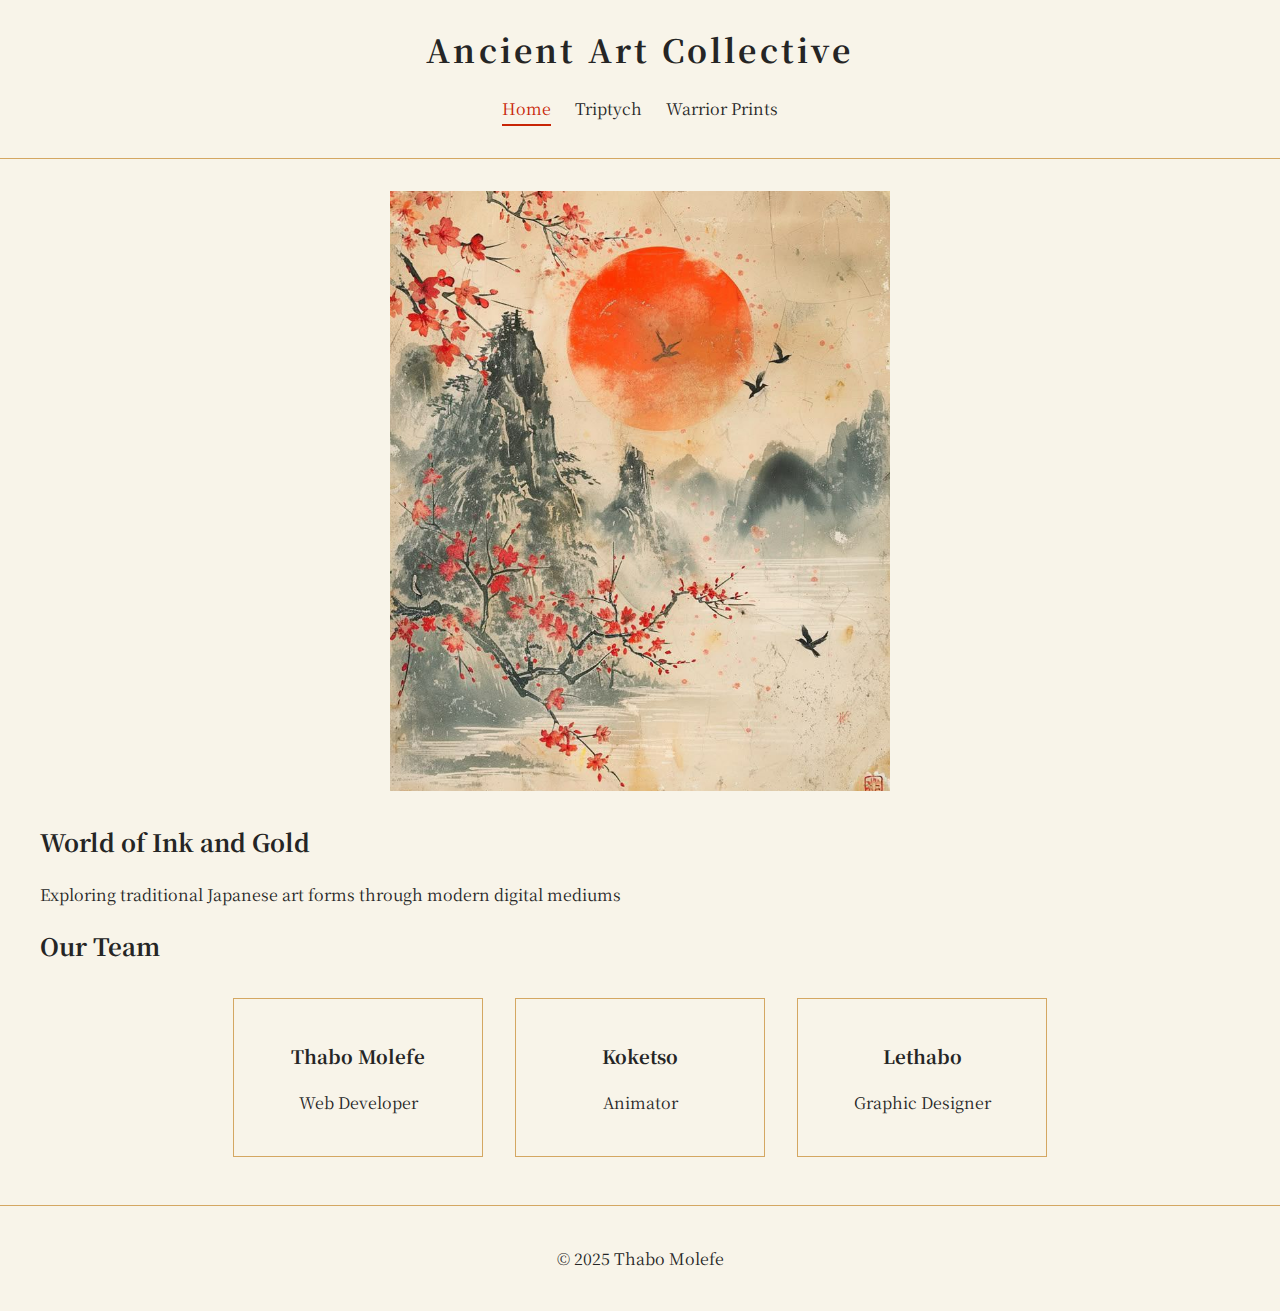
<file: index.html>
<!DOCTYPE html>
<html lang="en">
<head>
  <meta charset="UTF-8" />
  <meta name="viewport" content="width=device-width, initial-scale=1.0"/>
  <title>Ancient Art Collective</title>
  <link rel="stylesheet" href="style.css" />
  <link href="https://fonts.googleapis.com/css2?family=Noto+Serif+JP&display=swap" rel="stylesheet" />
</head>
<body>
  <header>
    <h1>Ancient Art Collective</h1>
    <nav>
      <a href="index.html" class="active">Home</a>
      <a href="triptych.html">Triptych</a>
      <a href="poster.html">Warrior Prints</a>
    </nav>
  </header>

  <main>
    <section class="intro">
      <div class="triptych-container">
        <div class="triptych-panel">
          <img src="images/F9BRmieN.jpeg" alt="Japanese art display" class="clickable-image" data-full="images/F9BRmieN.jpeg" />
        </div>
      </div>
      <div class="intro-text">
        <h2>World of Ink and Gold</h2>
        <p>Exploring traditional Japanese art forms through modern digital mediums</p>
      </div>
    </section>

    <section class="team">
      <h2>Our Team</h2>
      <div class="team-members">
        <div class="member">
          <h3>Thabo Molefe</h3>
          <p>Web Developer</p>
        </div>
        <div class="member">
          <h3>Koketso</h3>
          <p>Animator</p>
        </div>
        <div class="member">
          <h3>Lethabo</h3>
          <p>Graphic Designer</p>
        </div>
      </div>
    </section>
  </main>

  <!-- Image Modal -->
  <div id="imageModal" class="modal">
    <span class="close-btn">&times;</span>
    <img class="modal-content" id="modalImage">
    <div class="caption" id="caption"></div>
  </div>

  <footer>
    <p>© 2025 Thabo Molefe</p>
  </footer>

  <script src="script.js"></script>
</body>
</html>
</file>
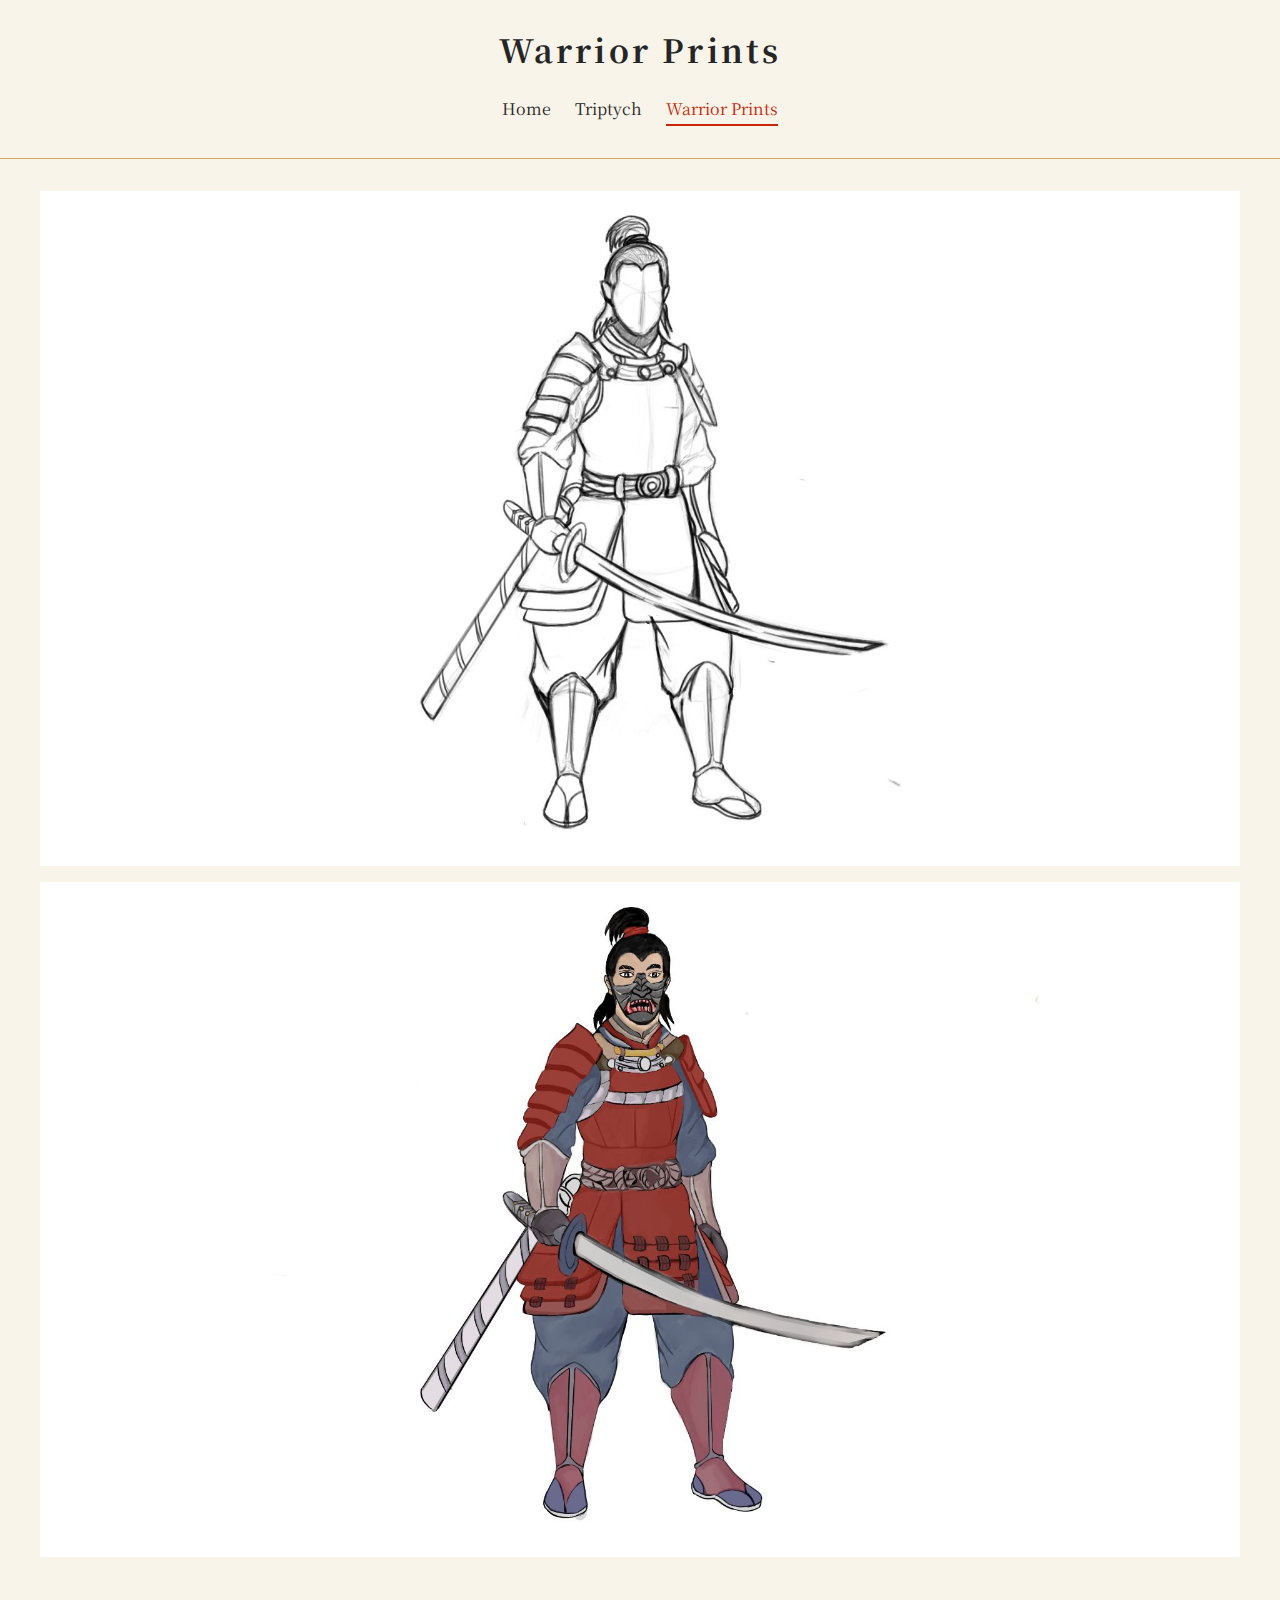
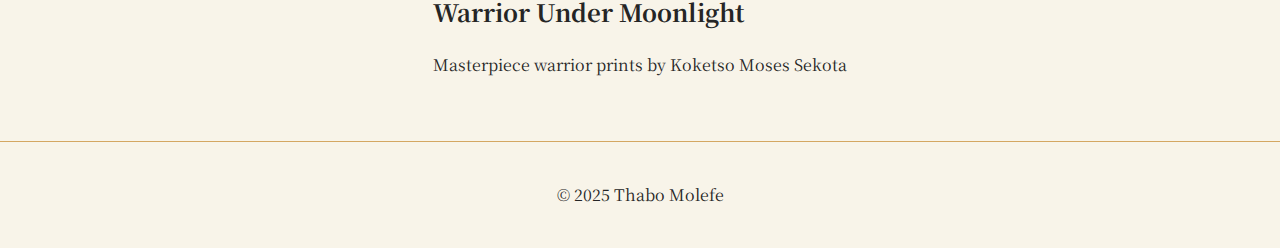
<file: poster.html>
<!DOCTYPE html>
<html lang="en">
<head>
  <meta charset="UTF-8" />
  <meta name="viewport" content="width=device-width, initial-scale=1.0"/>
  <title>Warrior Prints | Ancient Art Collective</title>
  <link rel="stylesheet" href="style.css" />
  <link href="https://fonts.googleapis.com/css2?family=Noto+Serif+JP&display=swap" rel="stylesheet" />
</head>
<body>
  <header>
    <h1>Warrior Prints</h1>
    <nav>
      <a href="index.html">Home</a>
      <a href="triptych.html">Triptych</a>
      <a href="poster.html" class="active">Warrior Prints</a>
    </nav>
  </header>

  <main>
    <section class="warrior-print">
      <img src="images/samuria.jpg" alt="Samurai warrior" class="clickable-image" data-full="images/samuria-full.jpg" />
      <img src="images/SAMURAI color.jpg" alt="Colorful samurai" class="clickable-image" data-full="images/SAMURAI-color-full.jpg" />
      <div class="print-info">
        <h2>Warrior Under Moonlight</h2>
        <p>Masterpiece warrior prints by Koketso Moses Sekota</p>
      </div>
    </section>
  </main>

  <!-- Image Modal -->
  <div id="imageModal" class="modal">
    <span class="close-btn">&times;</span>
    <img class="modal-content" id="modalImage" />
    <div class="caption" id="caption"></div>
  </div>

  <footer>
    <p>© 2025 Thabo Molefe</p>
  </footer>

  <script src="script.js"></script>
</body>
</html>
</file>
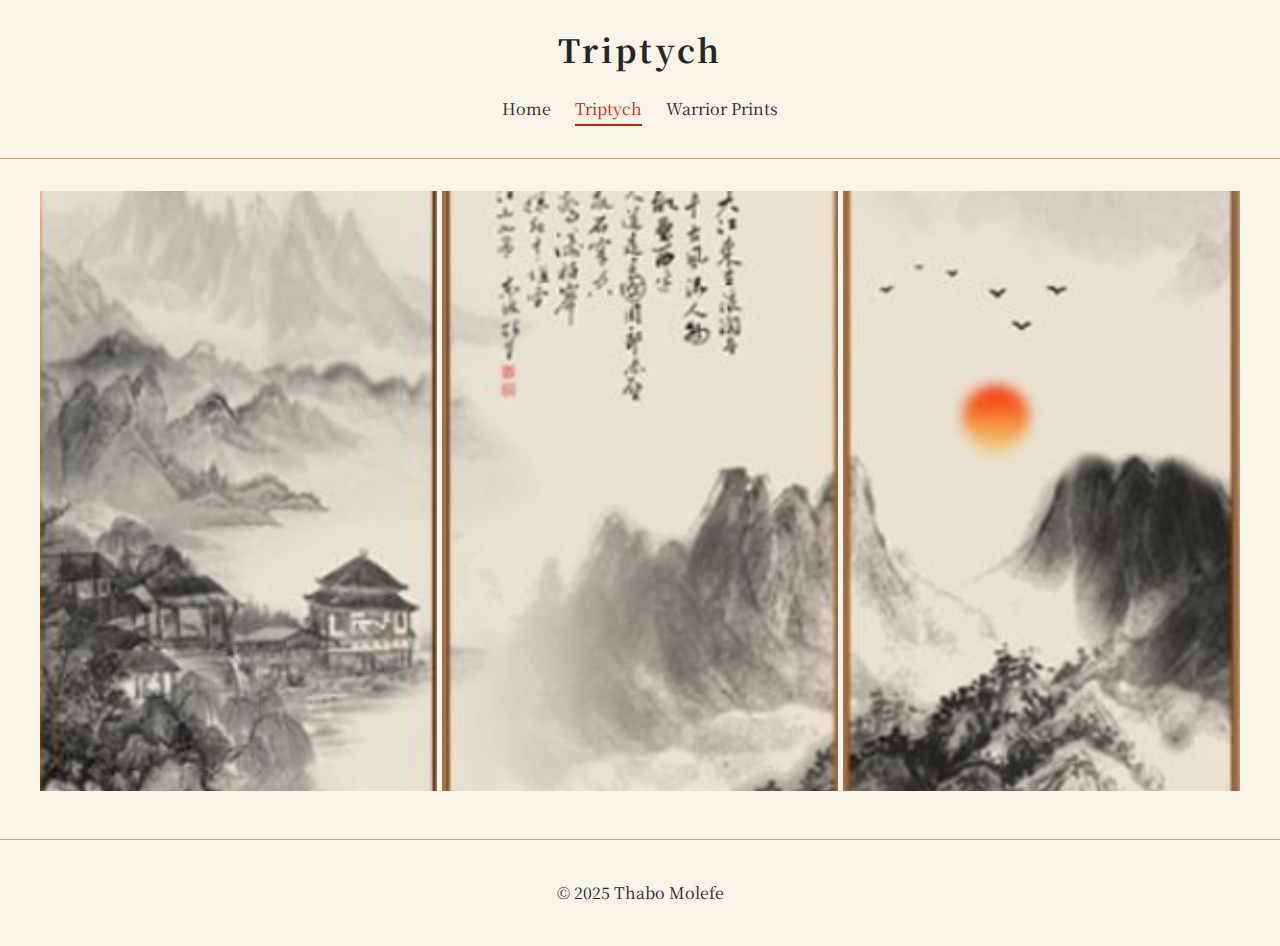
<file: triptych.html>
<!DOCTYPE html>
<html lang="en">
<head>
  <meta charset="UTF-8"/>
  <meta name="viewport" content="width=device-width, initial-scale=1.0"/>
  <title>Triptych | Ancient Art Collective</title>
  <link rel="stylesheet" href="style.css"/>
  <link href="https://fonts.googleapis.com/css2?family=Noto+Serif+JP&display=swap" rel="stylesheet"/>
</head>
<body>
  <header>
    <h1>Triptych</h1>
    <nav>
      <a href="index.html">Home</a>
      <a href="triptych.html" class="active">Triptych</a>
      <a href="poster.html">Warrior Prints</a>
    </nav>
  </header>

  <main>
    <div class="triptych-container">
      <div class="triptych-panel">
        <img src="images/Screenshot 2025-06-03 151120.png" alt="Morning in Edo" class="clickable-image" data-full="images/Screenshot 2025-06-03 151120.png" />
      </div>
      <div class="triptych-panel">
        <img src="images/Screenshot 2025-06-03 151129.png" alt="Midday Market" class="clickable-image" data-full="images/Screenshot 2025-06-03 151129.png" />
      </div>
      <div class="triptych-panel">
        <img src="images/Screenshot 2025-06-03 151142.png" alt="Evening Lights" class="clickable-image" data-full="images/Screenshot 2025-06-03 151142.png" />
      </div>
    </div>
  </main>

  <!-- Image Modal -->
  <div id="imageModal" class="modal">
    <span class="close-btn">&times;</span>
    <img class="modal-content" id="modalImage" />
    <div class="caption" id="caption"></div>
  </div>

  <footer>
    <p>© 2025 Thabo Molefe</p>
  </footer>

  <script src="script.js"></script>
</body>
</html>
</file>
<file: style.css>
:root {
  --washi: #F8F4E9;
  --sumi: #252525;
  --enko: #C82506;
  --kiguchi: #D4A762;
}

body {
  font-family: 'Noto Serif JP', serif;
  background-color: var(--washi);
  color: var(--sumi);
  margin: 0;
  padding: 0;
  line-height: 1.6;
}

header {
  background: var(--washi);
  padding: 1rem 2rem;
  border-bottom: 1px solid var(--kiguchi);
  text-align: center;
}

h1 {
  font-size: 2rem;
  letter-spacing: 0.2rem;
  margin: 0.5rem 0;
}

nav {
  margin: 1rem 0;
  display: flex;
  justify-content: center;
  gap: 1.5rem;
}

nav a {
  color: var(--sumi);
  text-decoration: none;
  padding: 0.3rem 0;
  position: relative;
}

nav a.active {
  color: var(--enko);
}

nav a.active::after {
  content: '';
  position: absolute;
  bottom: 0;
  left: 0;
  width: 100%;
  height: 2px;
  background: var(--enko);
}

main {
  max-width: 1200px;
  margin: 2rem auto;
  padding: 0 1rem;
}

.triptych-container {
  display: flex;
  justify-content: center;
  gap: 5px;
  margin: 2rem auto;
  padding: 0;
}

.triptych-panel {
  flex: 1;
  min-width: 30%;
  max-width: 500px;
  height: 600px;
  overflow: hidden;
}

.triptych-panel img {
  width: 100%;
  height: 100%;
  object-fit: cover;
  transition: transform 0.3s;
}

.triptych-panel img:hover {
  transform: scale(1.02);
}

/* NEW: clickable image class */
.clickable-image {
  cursor: pointer;
  transition: transform 0.3s;
}

.clickable-image:hover {
  transform: scale(1.02);
}

/* Modal styles */
.modal {
  display: none;
  position: fixed;
  z-index: 1000;
  left: 0;
  top: 0;
  width: 100%;
  height: 100%;
  background-color: rgba(0,0,0,0.9);
  overflow: auto;
}

.modal-content {
  display: block;
  max-width: 90%;
  max-height: 90%;
  margin: auto;
  position: absolute;
  top: 50%;
  left: 50%;
  transform: translate(-50%, -50%);
}

.close-btn {
  position: absolute;
  top: 20px;
  right: 35px;
  color: white;
  font-size: 40px;
  font-weight: bold;
  cursor: pointer;
}

.team-members {
  display: flex;
  justify-content: center;
  flex-wrap: wrap;
  gap: 2rem;
  margin-top: 2rem;
}

.member {
  border: 1px solid var(--kiguchi);
  padding: 1.5rem;
  min-width: 200px;
  text-align: center;
}

.warrior-print {
  display: flex;
  flex-direction: column;
  align-items: center;
  gap: 1rem;
}

.warrior-print img {
  max-width: 100%;
}

footer {
  text-align: center;
  padding: 1.5rem;
  border-top: 1px solid var(--kiguchi);
  margin-top: 3rem;
}

@media (max-width: 768px) {
  .triptych-container {
    flex-direction: column;
    align-items: center;
    gap: 10px;
  }

  .triptych-panel {
    width: 100%;
    height: 400px;
  }

  nav {
    flex-direction: column;
    align-items: center;
  }
}
</file>
